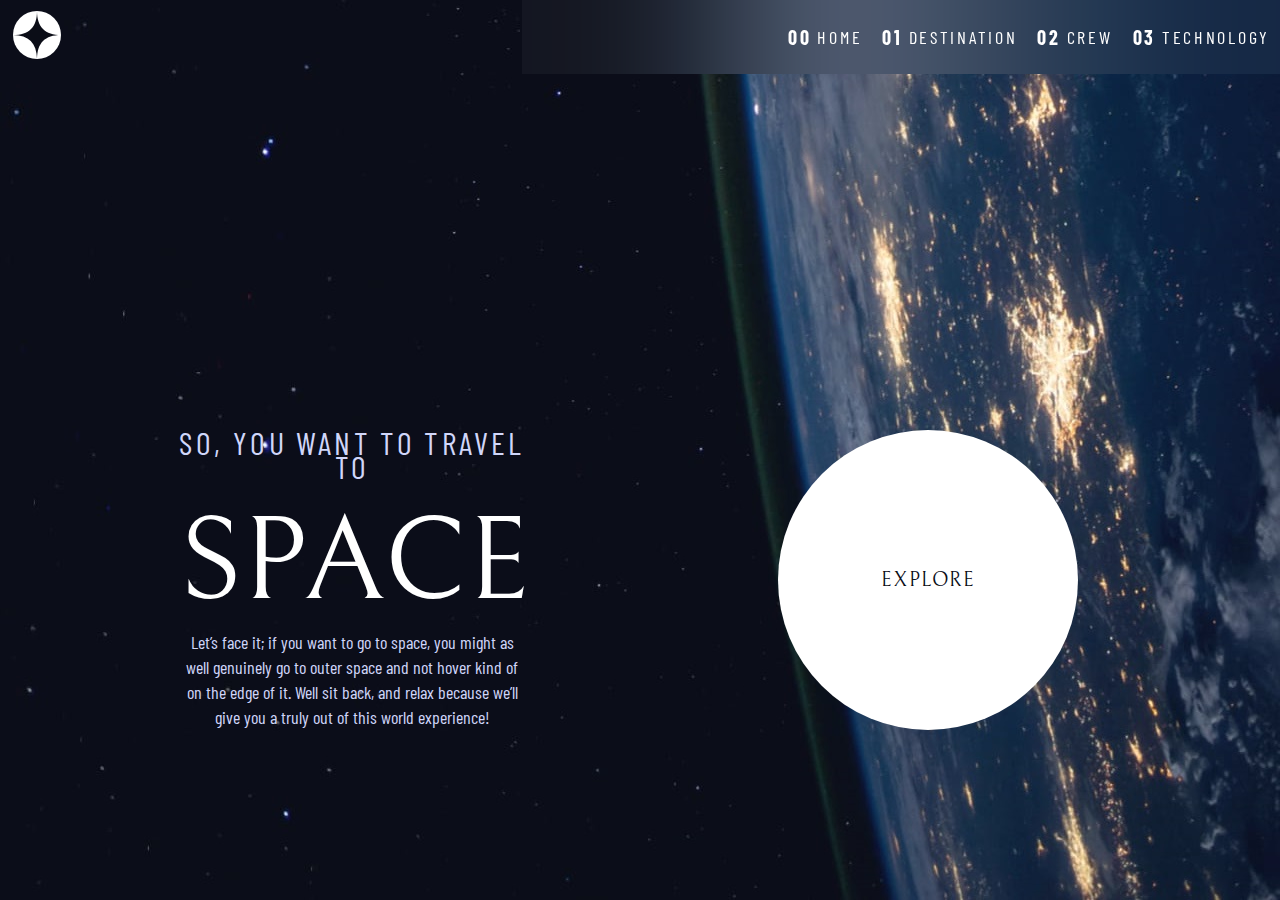
<file: index.html>
<!DOCTYPE html>
<html lang="en">
<head>
  <meta charset="UTF-8">
  <meta name="viewport" content="width=device-width, initial-scale=1.0">
  <!-- Google Fonts connection -->
  <link rel="preconnect" href="https://fonts.googleapis.com">
  <link rel="preconnect" href="https://fonts.gstatic.com" crossorigin>
  <link href="https://fonts.googleapis.com/css2?family=Barlow+Condensed:wght@100;200;300;400&family=Bellefair&display=swap" rel="stylesheet">  <!-- Style.css -->
  <link rel="stylesheet" href="css/style.css">
  <script src="js/hamburguer.js" defer></script>
  <title>Explore Space!</title>
</head>
<body class="body_index body">
  <header class="header_section">
    <nav class="navBar">
      <ul class="flex-nav">
        <div class="flex-left">
          <a class="flex-left_icon" href="#">
            <svg xmlns="http://www.w3.org/2000/svg" width="48" height="48"><g fill="none" fill-rule="evenodd"><circle cx="24" cy="24" r="24" fill="#FFF"/><path fill="#0B0D17" d="M24 0c0 16-8 24-24 24 15.718.114 23.718 8.114 24 24 0-16 8-24 24-24-16 0-24-8-24-24z"/></g></svg>
          </a>
        </div>
        <div class="burguers">
          <div class="burguerContainer">
            <a class="burguerOpen" data-collapse="false"></a>
          </div>
        </div>
        <nav class="rightList" data-visible="false">
          <div class="rightItems">
            <a href="index.html" class="rightList_Items active"><span class="numberItems">00</span>Home</a>
            <a href="pages/destination.html" class="rightList_Items"><span class="numberItems">01</span>Destination</a>
            <a href="pages/crew.html" class="rightList_Items"><span class="numberItems">02</span>Crew</a>
            <a href="pages/technology.html" class="rightList_Items"><span class="numberItems">03</span>Technology</a>
          </div>
        </nav>
      </ul>
    </nav>
  </header>
  <main class="main_section">
    <section class="main_section_top">
      <h3 class="main_subtitle">So, you want to travel to</h3>
      <h1 class="main_title">Space</h1>
      <p class="main_desc">Let’s face it; if you want to go to space, you might as well genuinely go to 
        outer space and not hover kind of on the edge of it. Well sit back, and relax 
        because we’ll give you a truly out of this world experience!
      </p>
    </section>
    <section class="main_section_bottom">
      <div class="main_explore">
        <div class="explore_circle">
          <p class="explore_text">Explore</p>
        </div>
      </div>
    </section>
  </main>
</body>
</html>
</file>
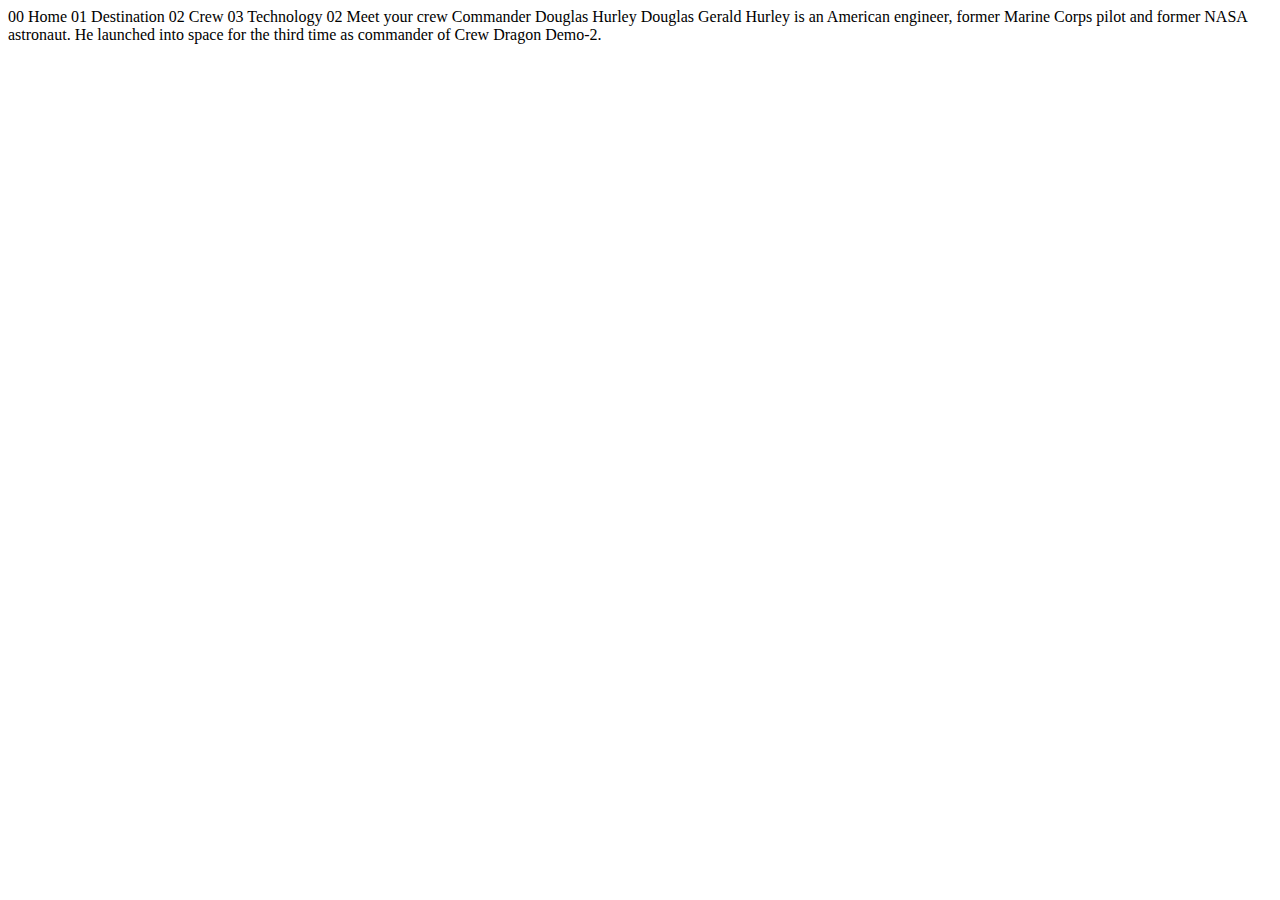
<file: pages/crew-commander.html>
<!DOCTYPE html>
<html lang="en">
<head>
  <meta charset="UTF-8">
  <meta name="viewport" content="width=device-width, initial-scale=1.0">

  <link rel="icon" type="image/png" sizes="32x32" href="./assets/favicon-32x32.png">
  
  <title>Frontend Mentor | Space tourism website</title>
</head>
<body>
  

  00 Home
  01 Destination
  02 Crew
  03 Technology

  02 Meet your crew

  Commander
  Douglas Hurley

  Douglas Gerald Hurley is an American engineer, former Marine Corps pilot 
  and former NASA astronaut. He launched into space for the third time as 
  commander of Crew Dragon Demo-2.
</body>
</html>
</file>
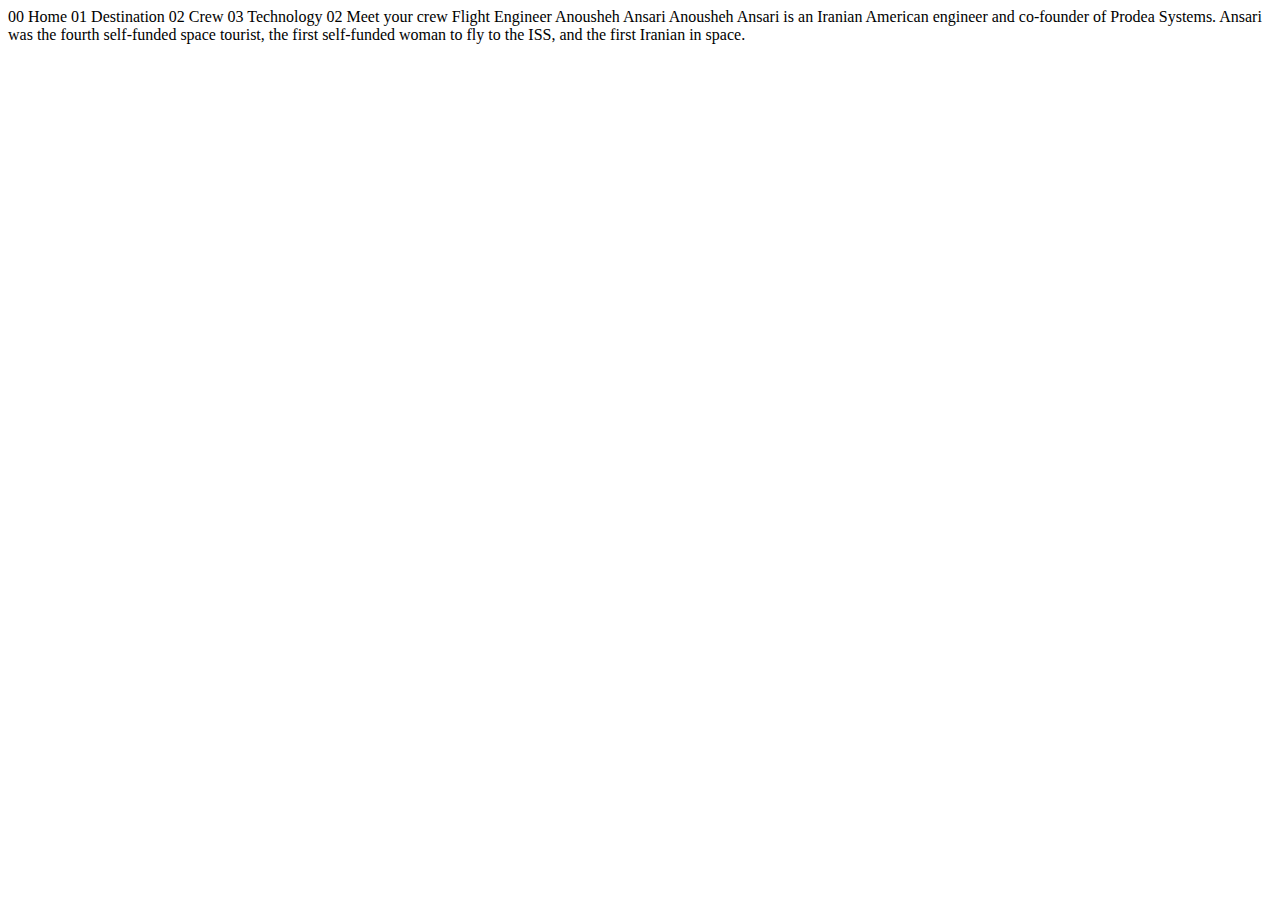
<file: pages/crew-engineer.html>
<!DOCTYPE html>
<html lang="en">
<head>
  <meta charset="UTF-8">
  <meta name="viewport" content="width=device-width, initial-scale=1.0">

  <link rel="icon" type="image/png" sizes="32x32" href="./assets/favicon-32x32.png">
  
  <title>Frontend Mentor | Space tourism website</title>
</head>
<body>

  00 Home
  01 Destination
  02 Crew
  03 Technology

  02 Meet your crew

  Flight Engineer
  Anousheh Ansari

  Anousheh Ansari is an Iranian American engineer and co-founder of Prodea Systems. 
  Ansari was the fourth self-funded space tourist, the first self-funded woman to 
  fly to the ISS, and the first Iranian in space. 
</body>
</html>
</file>
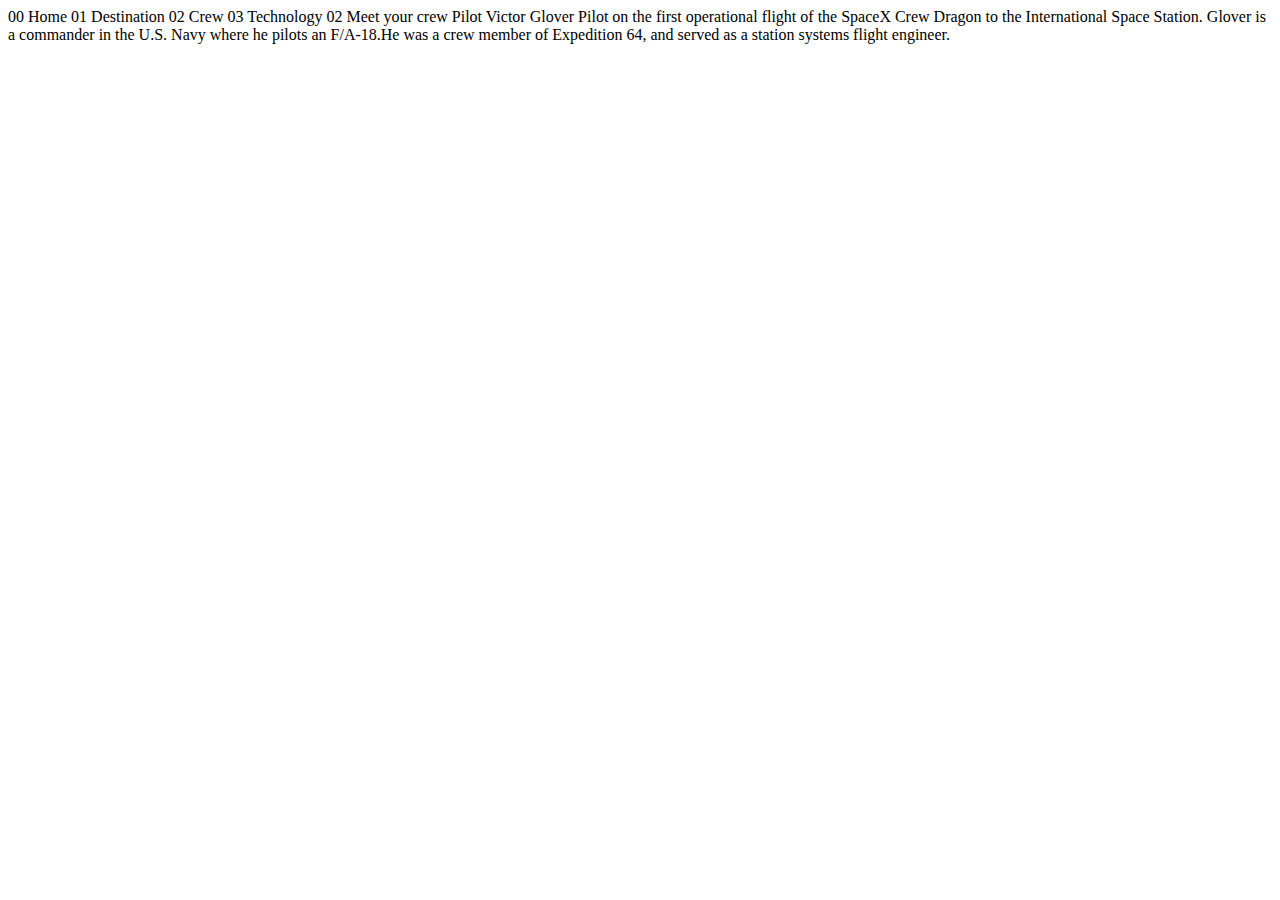
<file: pages/crew-pilot.html>
<!DOCTYPE html>
<html lang="en">
<head>
  <meta charset="UTF-8">
  <meta name="viewport" content="width=device-width, initial-scale=1.0">

  <link rel="icon" type="image/png" sizes="32x32" href="./assets/favicon-32x32.png">
  
  <title>Frontend Mentor | Space tourism website</title>
</head>
<body>

  00 Home
  01 Destination
  02 Crew
  03 Technology

  02 Meet your crew

  Pilot
  Victor Glover

  Pilot on the first operational flight of the SpaceX Crew Dragon to the 
  International Space Station. Glover is a commander in the U.S. Navy where 
  he pilots an F/A-18.He was a crew member of Expedition 64, and served as a 
  station systems flight engineer. 
</body>
</html>
</file>
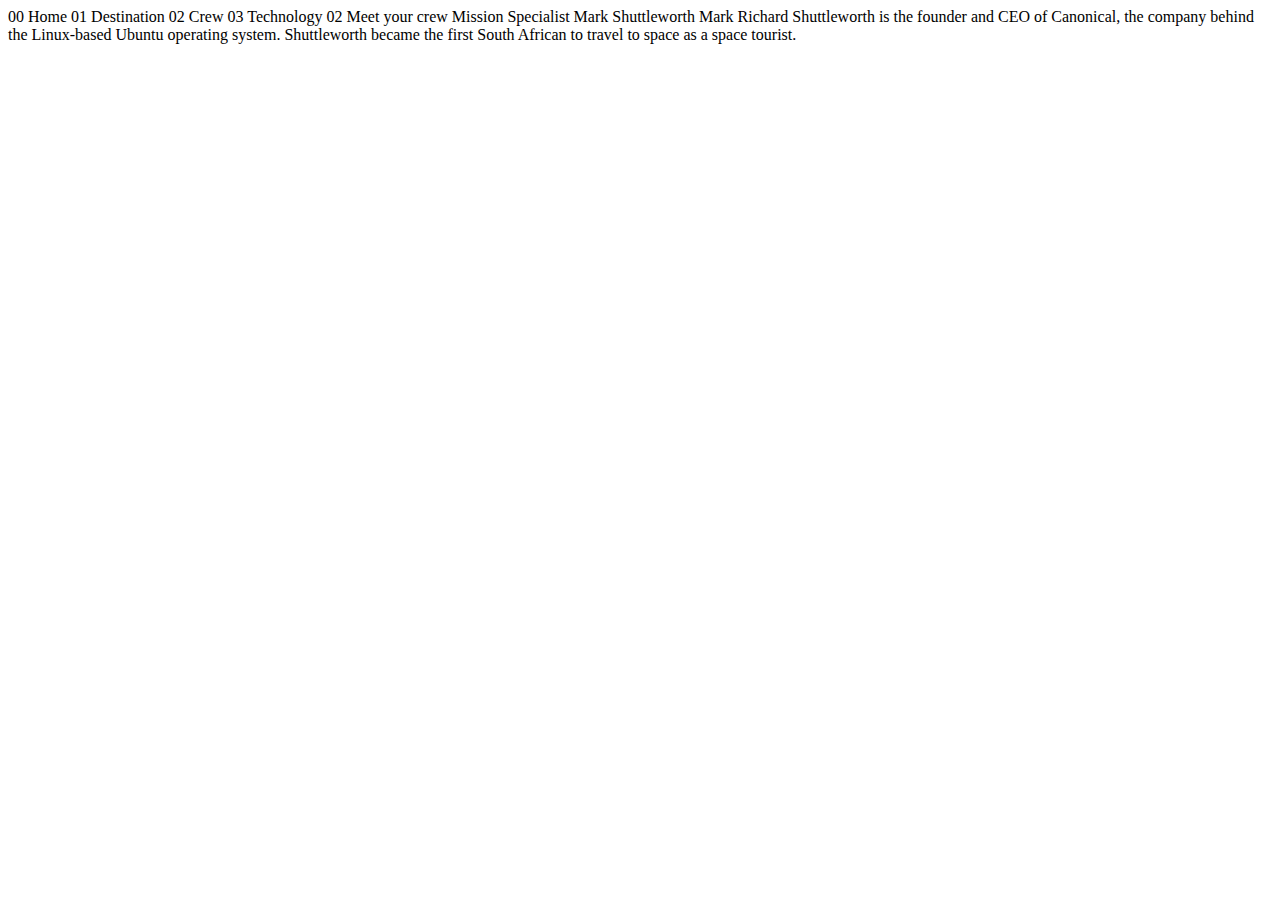
<file: pages/crew-specialist.html>
<!DOCTYPE html>
<html lang="en">
<head>
  <meta charset="UTF-8">
  <meta name="viewport" content="width=device-width, initial-scale=1.0">

  <link rel="icon" type="image/png" sizes="32x32" href="./assets/favicon-32x32.png">
  
  <title>Frontend Mentor | Space tourism website</title>
</head>
<body>

  00 Home
  01 Destination
  02 Crew
  03 Technology

  02 Meet your crew

  Mission Specialist
  Mark Shuttleworth

  Mark Richard Shuttleworth is the founder and CEO of Canonical, the company behind 
  the Linux-based Ubuntu operating system. Shuttleworth became the first South 
  African to travel to space as a space tourist.
</body>
</html>
</file>
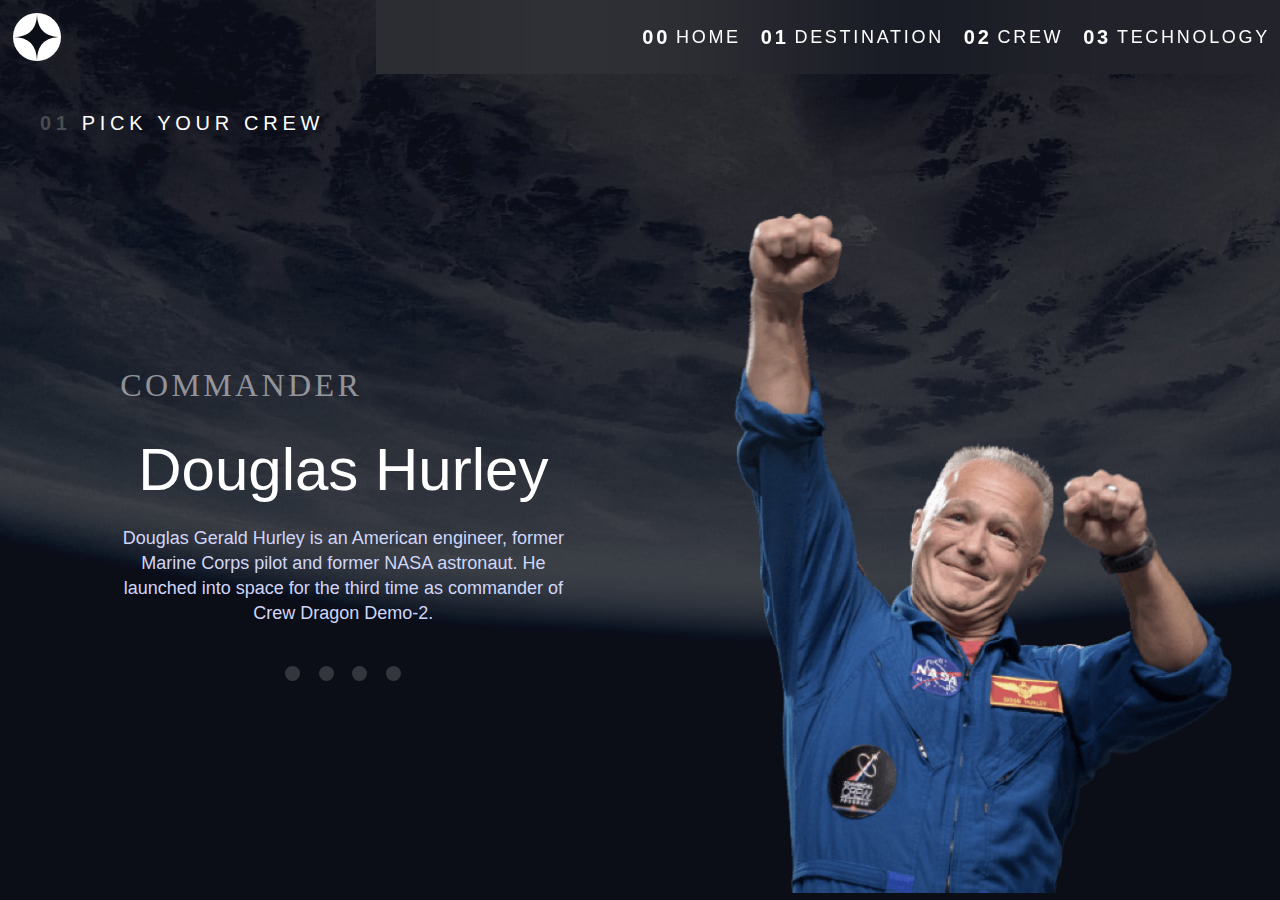
<file: pages/crew.html>
<head>
    <meta charset="UTF-8">
    <meta name="viewport" content="width=device-width, initial-scale=1.0">
    <script src="../js/data.js" defer></script>
    <script src="../js/hamburguer.js" defer></script>
    <script src="../js/crewCreator.js" defer></script>
    <link rel="stylesheet" href="../css/style.css">
    <title>Meet our Crew!</title>
</head>

<body class="crewBody body">
    <header class="header_section">
        <nav class="navBar">
            <ul class="flex-nav">
                <div class="flex-left">
                    <a class="flex-left_icon" href="#">
                        <svg xmlns="http://www.w3.org/2000/svg" width="48" height="48">
                            <g fill="none" fill-rule="evenodd">
                                <circle cx="24" cy="24" r="24" fill="#FFF" />
                                <path fill="#0B0D17"
                                    d="M24 0c0 16-8 24-24 24 15.718.114 23.718 8.114 24 24 0-16 8-24 24-24-16 0-24-8-24-24z" />
                            </g>
                        </svg>
                    </a>
                </div>
                <div class="burguers">
                    <div class="burguerContainer">
                        <a class="burguerOpen" data-collapse="false"></a>
                    </div>
                </div>
                <nav class="rightList" data-visible="false">
                    <div class="rightItems">
                        <a href="../index.html" class="rightList_Items active"><span
                                class="numberItems">00</span>Home</a>
                        <a href="destination.html" class="rightList_Items"><span
                                class="numberItems">01</span>Destination</a>
                        <a href="crew.html" class="rightList_Items"><span class="numberItems">02</span>Crew</a>
                        <a href="technology.html" class="rightList_Items"><span class="numberItems">03</span>Technology</a>
                    </div>
                </nav>
            </ul>
        </nav>
    </header>
    <main class="planet-main">
        <div class="planetContainer">
            <!-- <h3 class="numbered-title"><span>01</span>Pick your crew</h3>
            <div class="planet-container">
                <div class="planet-top">
                    <img class="planet-img" src="../assets/destination/image-moon.png" alt="">
                </div>
                <div class="planet-bot">
                    <div class="info-desc">
                        <p class="main_subtitle main_role">Commander</p>
                        <h1 class="main_title crewName">Douglas Hurley</h1>
                        <p class="main_desc">Douglas Gerald Hurley is an American engineer, former Marine Corps pilot and former NASA astronaut. He launched into space for the third time as commander of Crew Dragon Demo-2.</p>
                    </div>
                    <ul class="destination-planets">
                        <a href="#" class="planet dots" data-crewDots = "00"></a>
                        <a href="#" class="planet dots" data-crewDots = "01"></a>
                        <a href="#" class="planet dots" data-crewDots = "02"></a>
                        <a href="#" class="planet dots" data-crewDots = "03"></a>
                    </ul>
                </div>
            </div> -->
        </div>
    </main>
</body>

</html>
</file>
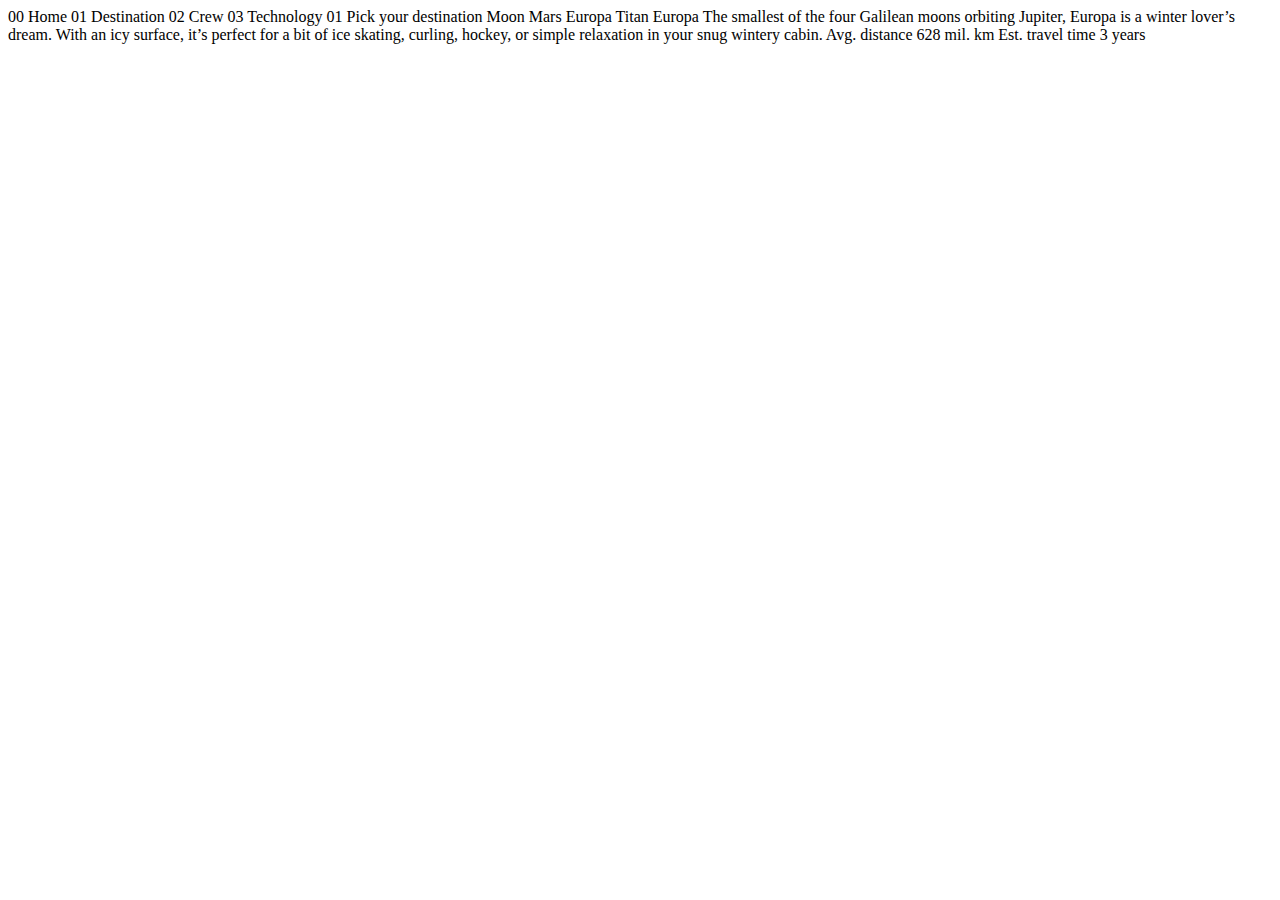
<file: pages/destination-europa.html>
<!DOCTYPE html>
<html lang="en">
<head>
  <meta charset="UTF-8">
  <meta name="viewport" content="width=device-width, initial-scale=1.0">

  <link rel="icon" type="image/png" sizes="32x32" href="./assets/favicon-32x32.png">
  
  <title>Frontend Mentor | Space tourism website</title>
</head>
<body>

  00 Home
  01 Destination
  02 Crew
  03 Technology

  01 Pick your destination

  Moon
  Mars
  Europa
  Titan

  Europa

  The smallest of the four Galilean moons orbiting Jupiter, Europa is a 
  winter lover’s dream. With an icy surface, it’s perfect for a bit of 
  ice skating, curling, hockey, or simple relaxation in your snug 
  wintery cabin.

  Avg. distance
  628 mil. km

  Est. travel time
  3 years
</body>
</html>
</file>
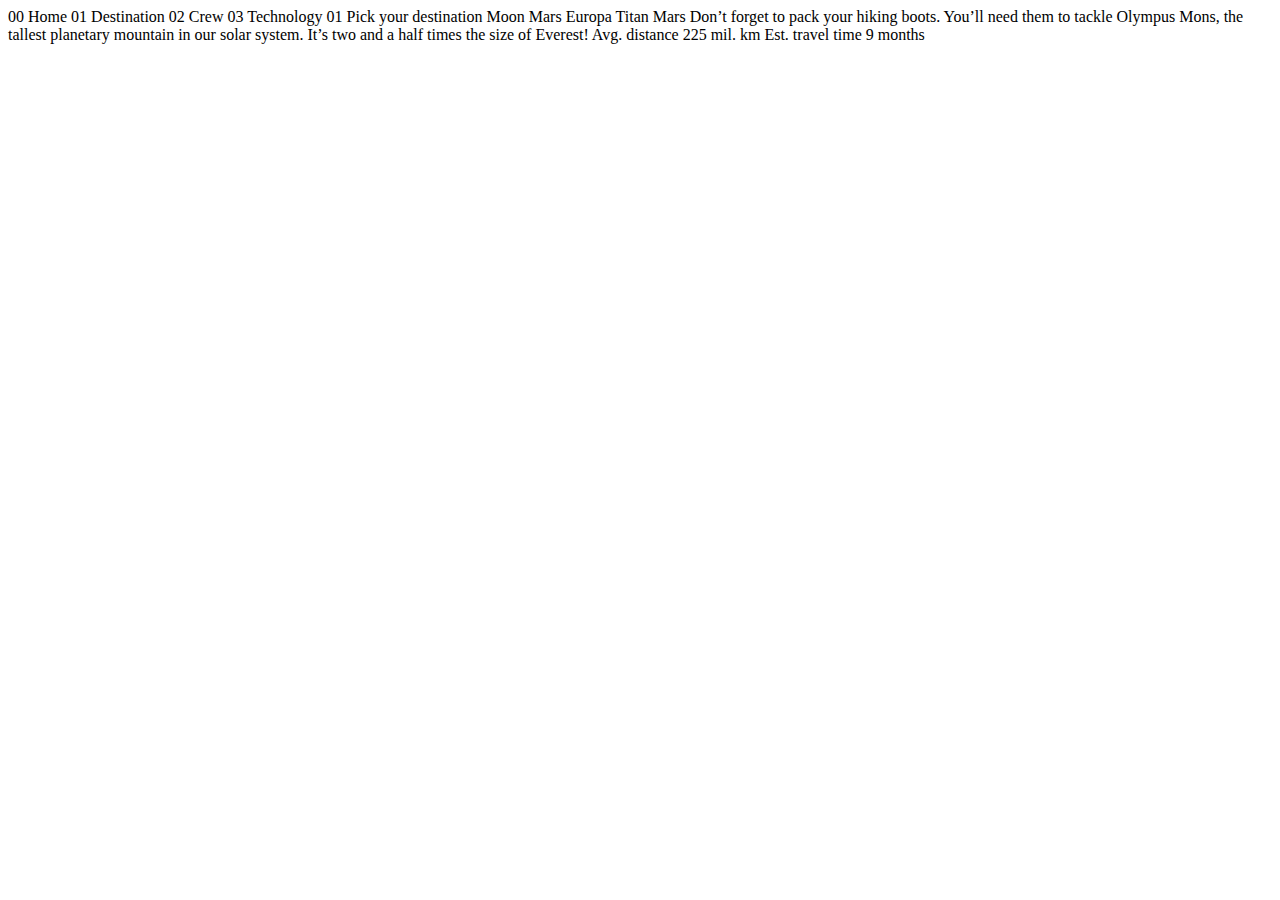
<file: pages/destination-mars.html>
<!DOCTYPE html>
<html lang="en">
<head>
  <meta charset="UTF-8">
  <meta name="viewport" content="width=device-width, initial-scale=1.0">

  <link rel="icon" type="image/png" sizes="32x32" href="./assets/favicon-32x32.png">
  
  <title>Frontend Mentor | Space tourism website</title>
</head>
<body>

  00 Home
  01 Destination
  02 Crew
  03 Technology

  01 Pick your destination

  Moon
  Mars
  Europa
  Titan

  Mars

  Don’t forget to pack your hiking boots. You’ll need them to tackle Olympus Mons, 
  the tallest planetary mountain in our solar system. It’s two and a half times 
  the size of Everest!

  Avg. distance
  225 mil. km

  Est. travel time
  9 months
</body>
</html>
</file>
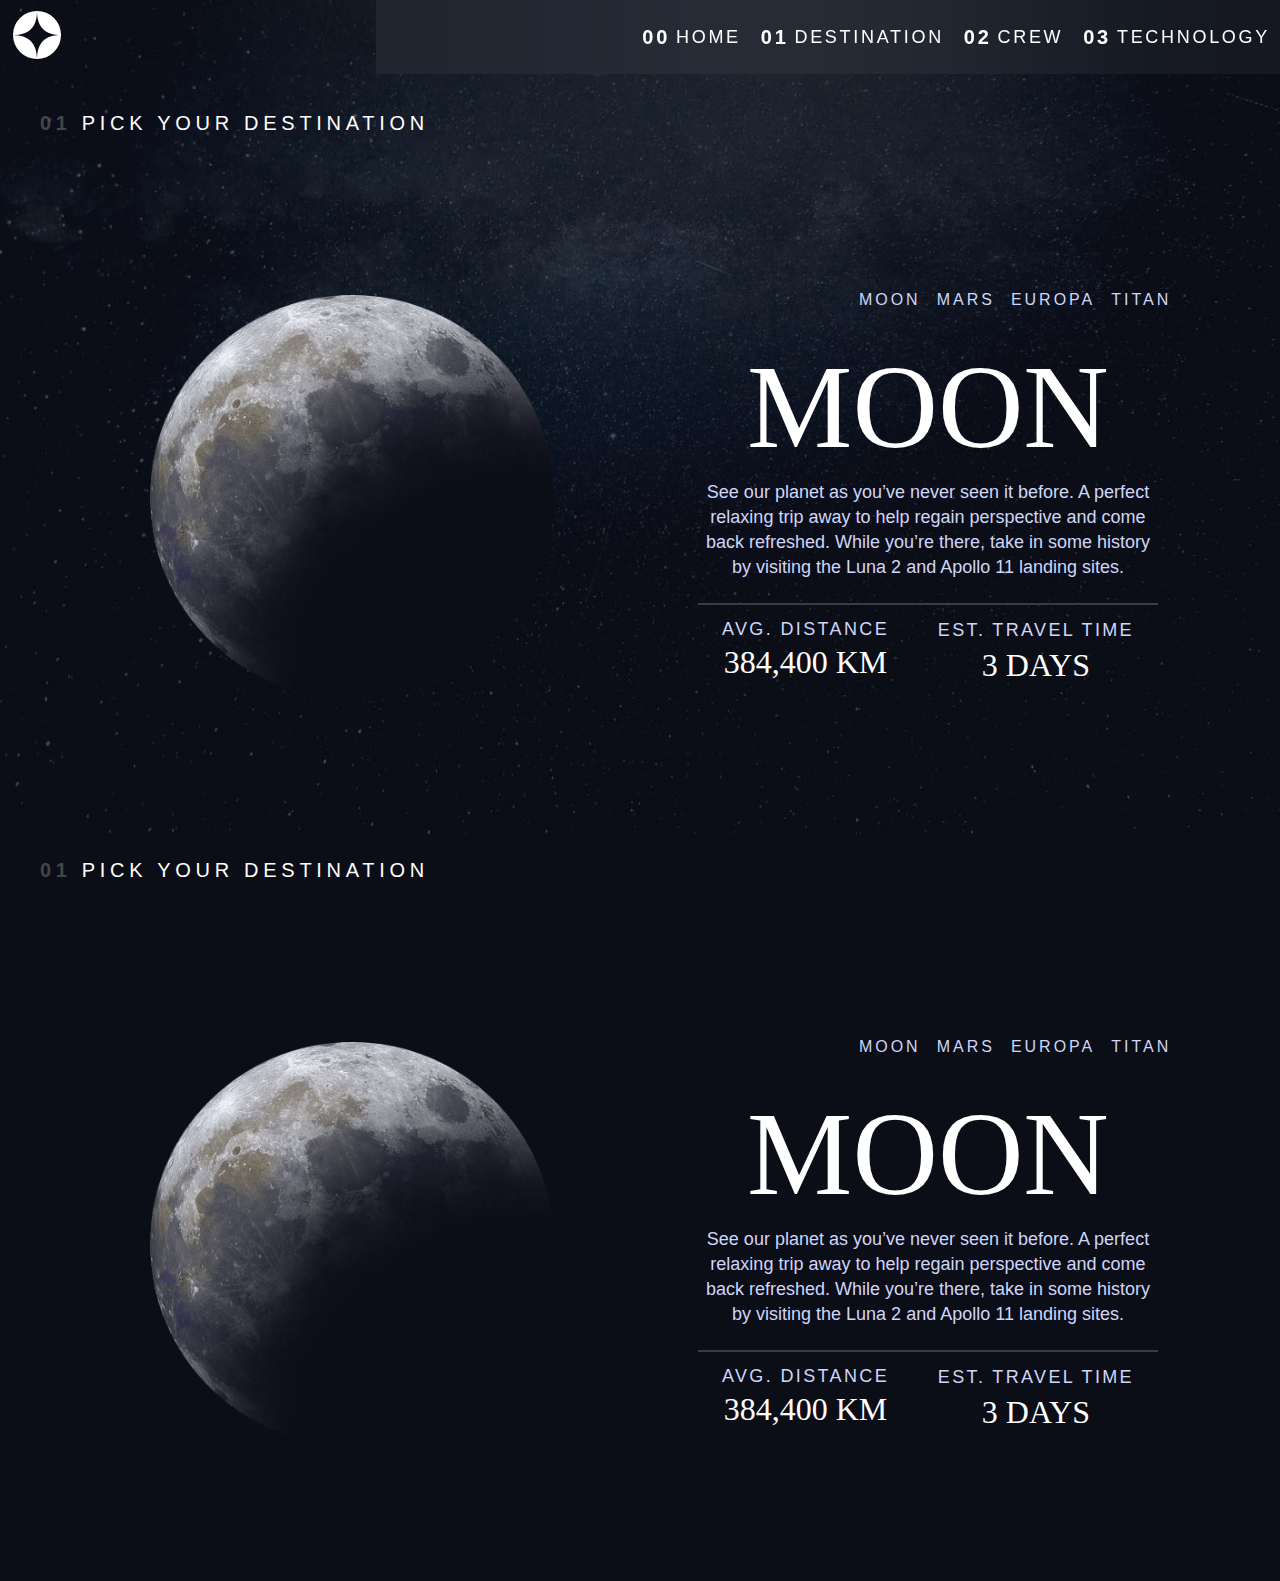
<file: pages/destination-moon.html>
<!DOCTYPE html>
<html lang="en">
<head>
  <meta charset="UTF-8">
  <meta name="viewport" content="width=device-width, initial-scale=1.0">
  <script src="../js/data.js" defer></script>
  <script src="../js/hamburguer.js" defer></script>
  <script src="../js/planetCreator.js" defer></script>
  <link rel="stylesheet" href="../css/style.css">
  <title>Frontend Mentor | Space tourism website</title>
</head>
<body class="destBody body">
  <header class="header_section">
    <nav class="navBar">
      <ul class="flex-nav">
        <div class="flex-left">
          <a class="flex-left_icon" href="#">
            <svg xmlns="http://www.w3.org/2000/svg" width="48" height="48"><g fill="none" fill-rule="evenodd"><circle cx="24" cy="24" r="24" fill="#FFF"/><path fill="#0B0D17" d="M24 0c0 16-8 24-24 24 15.718.114 23.718 8.114 24 24 0-16 8-24 24-24-16 0-24-8-24-24z"/></g></svg>
          </a>
        </div>
        <div class="burguers">
          <div class="burguerContainer">
            <a class="burguerOpen" data-collapse="false"></a>
          </div>
        </div>
        <nav class="rightList" data-visible="false">
          <div class="rightItems">
            <a href="../index.html" class="rightList_Items active"><span class="numberItems">00</span>Home</a>
            <a href="destination-moon.html" class="rightList_Items"><span class="numberItems">01</span>Destination</a>
            <a href="crew-pilot.html" class="rightList_Items"><span class="numberItems">02</span>Crew</a>
            <a href="technology-spaceport.html" class="rightList_Items"><span class="numberItems">03</span>Technology</a>
          </div>
        </nav>
      </ul>
    </nav>
  </header>
  <main class="planet-main">
    <h3 class="numbered-title"><span>01</span>Pick your destination</h3>
    <div class="planet-container">
      <div class="planet-top">
        <img class="planet-img" src="../assets/destination/image-moon.png" alt="">
      </div>
      <div class="planet-bot">
        <ul class="destination-planets">
          <a href="#" class="planet">Moon</a>
          <a href="#" class="planet">Mars</a>
          <a href="#" class="planet">Europa</a>
          <a href="#" class="planet">Titan</a>
        </ul>
        <div class="info-desc">
          <h1 class="main_title">Moon</h1>
          <p class="main_desc underline">See our planet as you’ve never seen it before. A perfect relaxing trip away to help 
            regain perspective and come back refreshed. While you’re there, take in some history 
            by visiting the Luna 2 and Apollo 11 landing sites.</p>
        </div>
        <div class="info-number">
          <div class="distance">
            <p class="dist_title">Avg. distance</p>
            <p class="dist_number">384,400 km</p>
            
          </div>
          <div class="travel-time">
            <p class="dist_title">Est. travel time</p>
            <p class="dist_number">3 days</p>
          </div>
        </div>
      </div>
    </div>
  </main>
</body>
</html>
</file>
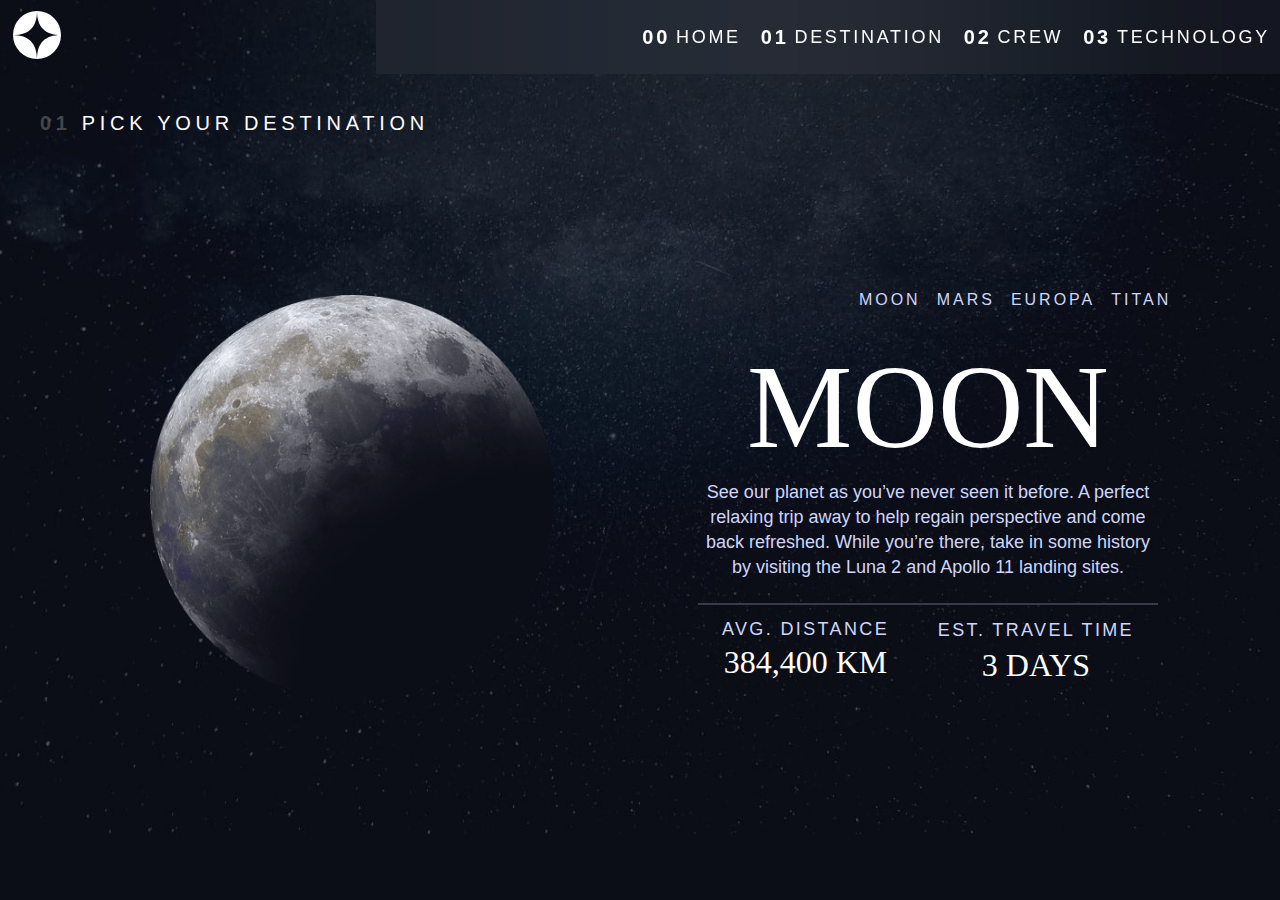
<file: pages/destination.html>
<!DOCTYPE html>
<html lang="en">

<head>
    <meta charset="UTF-8">
    <meta name="viewport" content="width=device-width, initial-scale=1.0">
    <script src="../js/data.js" defer></script>
    <script src="../js/hamburguer.js" defer></script>
    <script src="../js/planetCreator.js" defer></script>
    <link rel="stylesheet" href="../css/style.css">
    <title>Our Destinations!</title>
</head>

<body class="destBody body">
    <header class="header_section">
        <nav class="navBar">
            <ul class="flex-nav">
                <div class="flex-left">
                    <a class="flex-left_icon" href="#">
                        <svg xmlns="http://www.w3.org/2000/svg" width="48" height="48">
                            <g fill="none" fill-rule="evenodd">
                                <circle cx="24" cy="24" r="24" fill="#FFF" />
                                <path fill="#0B0D17"
                                    d="M24 0c0 16-8 24-24 24 15.718.114 23.718 8.114 24 24 0-16 8-24 24-24-16 0-24-8-24-24z" />
                            </g>
                        </svg>
                    </a>
                </div>
                <div class="burguers">
                    <div class="burguerContainer">
                        <a class="burguerOpen" data-collapse="false"></a>
                    </div>
                </div>
                <nav class="rightList" data-visible="false">
                    <div class="rightItems">
                        <a href="../index.html" class="rightList_Items active"><span
                                class="numberItems">00</span>Home</a>
                        <a href="destination.html" class="rightList_Items"><span
                                class="numberItems">01</span>Destination</a>
                        <a href="crew.html" class="rightList_Items"><span class="numberItems">02</span>Crew</a>
                        <a href="technology.html" class="rightList_Items"><span
                                class="numberItems">03</span>Technology</a>
                    </div>
                </nav>
            </ul>
        </nav>
    </header>
    <main class="planet-main">
        <!-- <div class="planetContainer">
            <h3 class="numbered-title"><span>01</span>Pick your destination</h3>
            <div class="planet-container">
                <div class="planet-top">
                    <img class="planet-img" src="../assets/destination/image-moon.png" alt="">
                </div>
                <div class="planet-bot">
                    <ul class="destination-planets">
                        <a href="#" class="planet" data-planet = "Moon">Moon</a>
                        <a href="#" class="planet" data-planet = "Mars">Mars</a>
                        <a href="#" class="planet" data-planet = "Europa">Europa</a>
                        <a href="#" class="planet" data-planet = "Titan">Titan</a>
                    </ul>
                    <div class="info-desc">
                        <h1 class="main_title">Moon</h1>
                        <p class="main_desc underline">See our planet as you’ve never seen it before. A perfect relaxing
                            trip away to help
                            regain perspective and come back refreshed. While you’re there, take in some history
                            by visiting the Luna 2 and Apollo 11 landing sites.</p>
                    </div>
                    <div class="info-number">
                        <div class="distance">
                            <p class="dist_title">Avg. distance</p>
                            <p class="dist_number">384,400 km</p>
    
                        </div>
                        <div class="travel-time">
                            <p class="dist_title">Est. travel time</p>
                            <p class="dist_number">3 days</p>
                        </div>
                    </div>
                </div>
            </div>
        </div> -->
    </main>
</body>

</html>
</file>
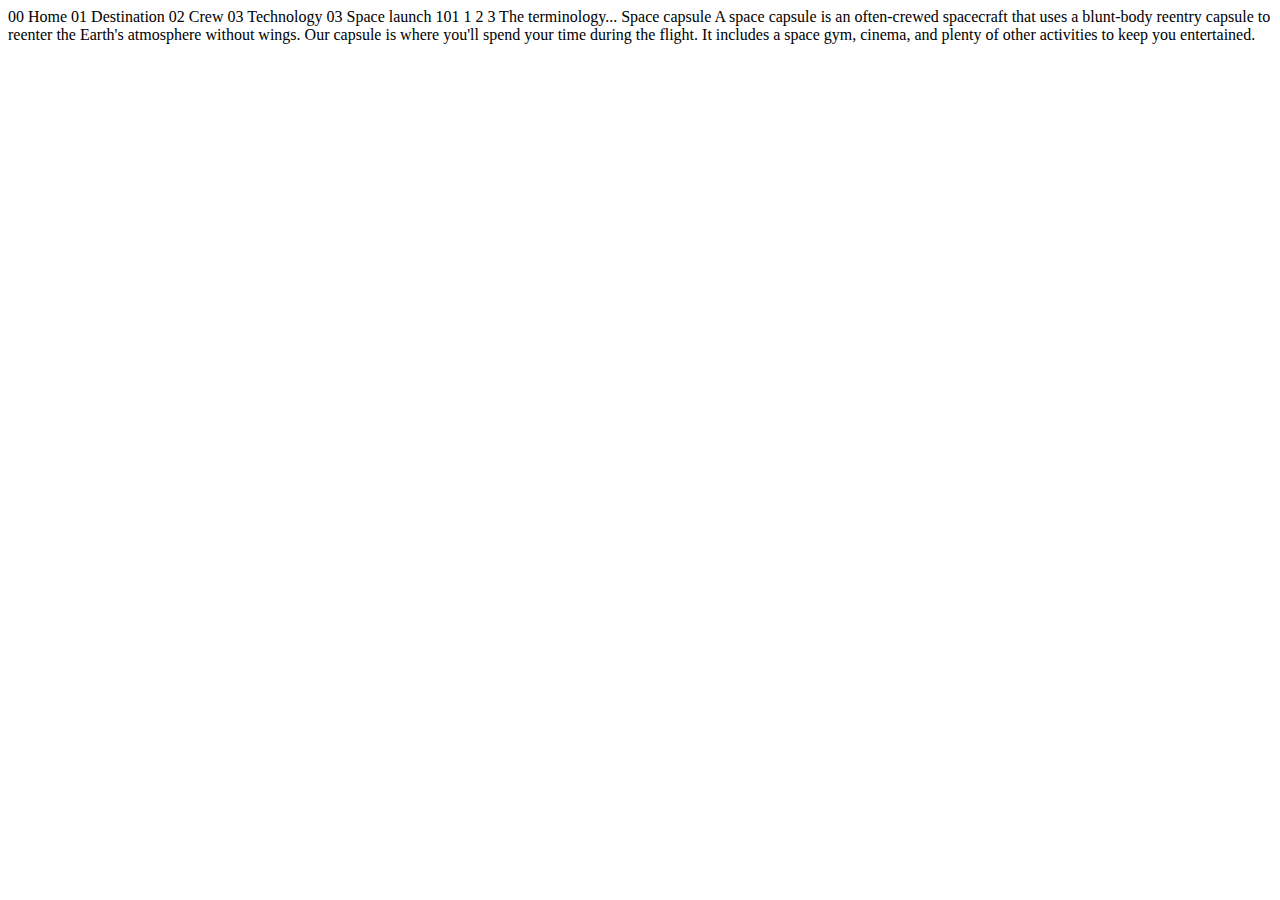
<file: pages/technology-capsule.html>
<!DOCTYPE html>
<html lang="en">
<head>
  <meta charset="UTF-8">
  <meta name="viewport" content="width=device-width, initial-scale=1.0">

  <link rel="icon" type="image/png" sizes="32x32" href="./assets/favicon-32x32.png">
  
  <title>Frontend Mentor | Space tourism website</title>
</head>
<body>

  00 Home
  01 Destination
  02 Crew
  03 Technology

  03 Space launch 101

  1
  2
  3

  The terminology...
  Space capsule

  A space capsule is an often-crewed spacecraft that uses a blunt-body reentry 
  capsule to reenter the Earth's atmosphere without wings. Our capsule is where 
  you'll spend your time during the flight. It includes a space gym, cinema, 
  and plenty of other activities to keep you entertained.
</body>
</html>
</file>
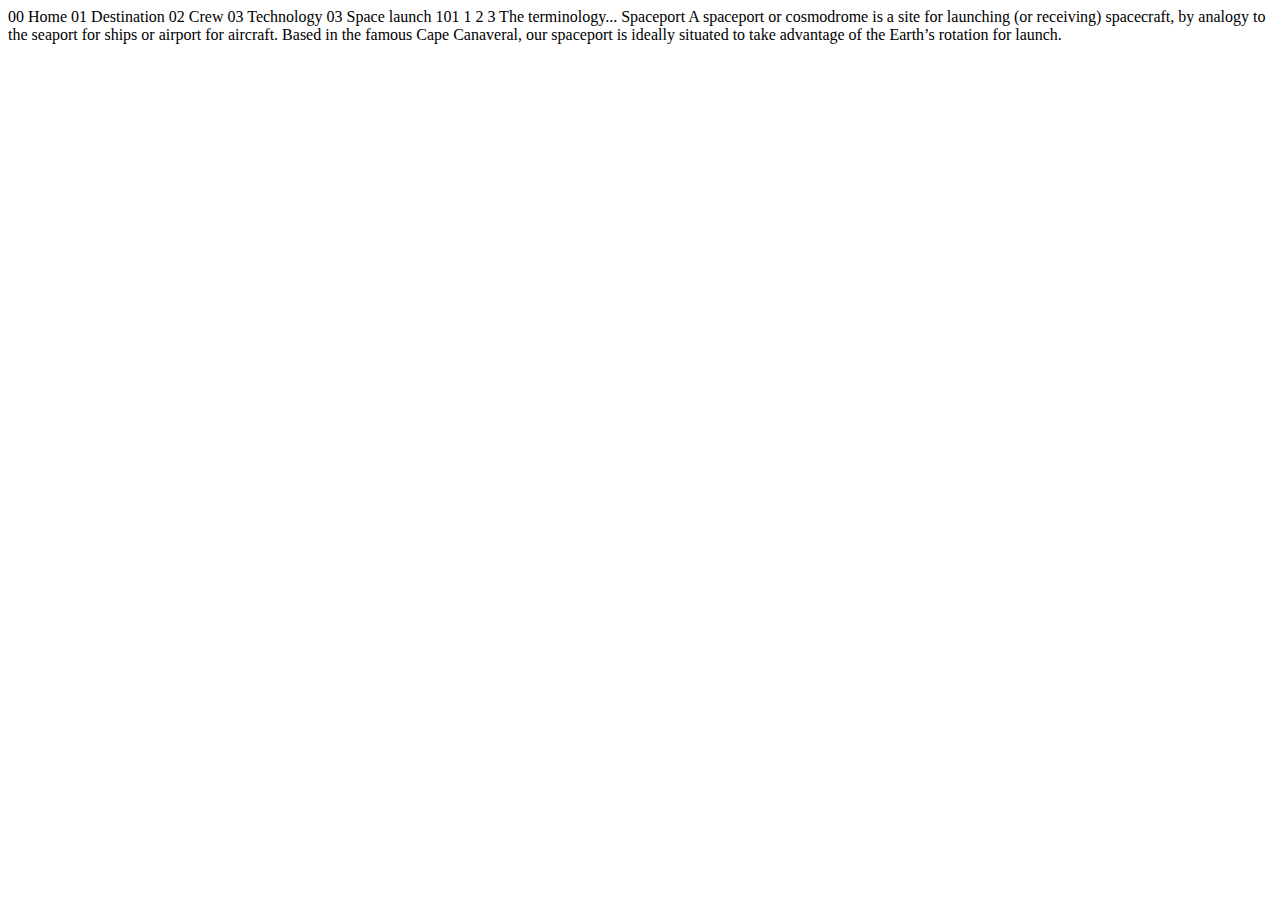
<file: pages/technology-spaceport.html>
<!DOCTYPE html>
<html lang="en">
<head>
  <meta charset="UTF-8">
  <meta name="viewport" content="width=device-width, initial-scale=1.0">

  <link rel="icon" type="image/png" sizes="32x32" href="./assets/favicon-32x32.png">
  
  <title>Frontend Mentor | Space tourism website</title>
</head>
<body>

  00 Home
  01 Destination
  02 Crew
  03 Technology

  03 Space launch 101

  1
  2
  3

  The terminology...
  Spaceport

  A spaceport or cosmodrome is a site for launching (or receiving) spacecraft, 
  by analogy to the seaport for ships or airport for aircraft. Based in the 
  famous Cape Canaveral, our spaceport is ideally situated to take advantage 
  of the Earth’s rotation for launch.
</body>
</html>
</file>
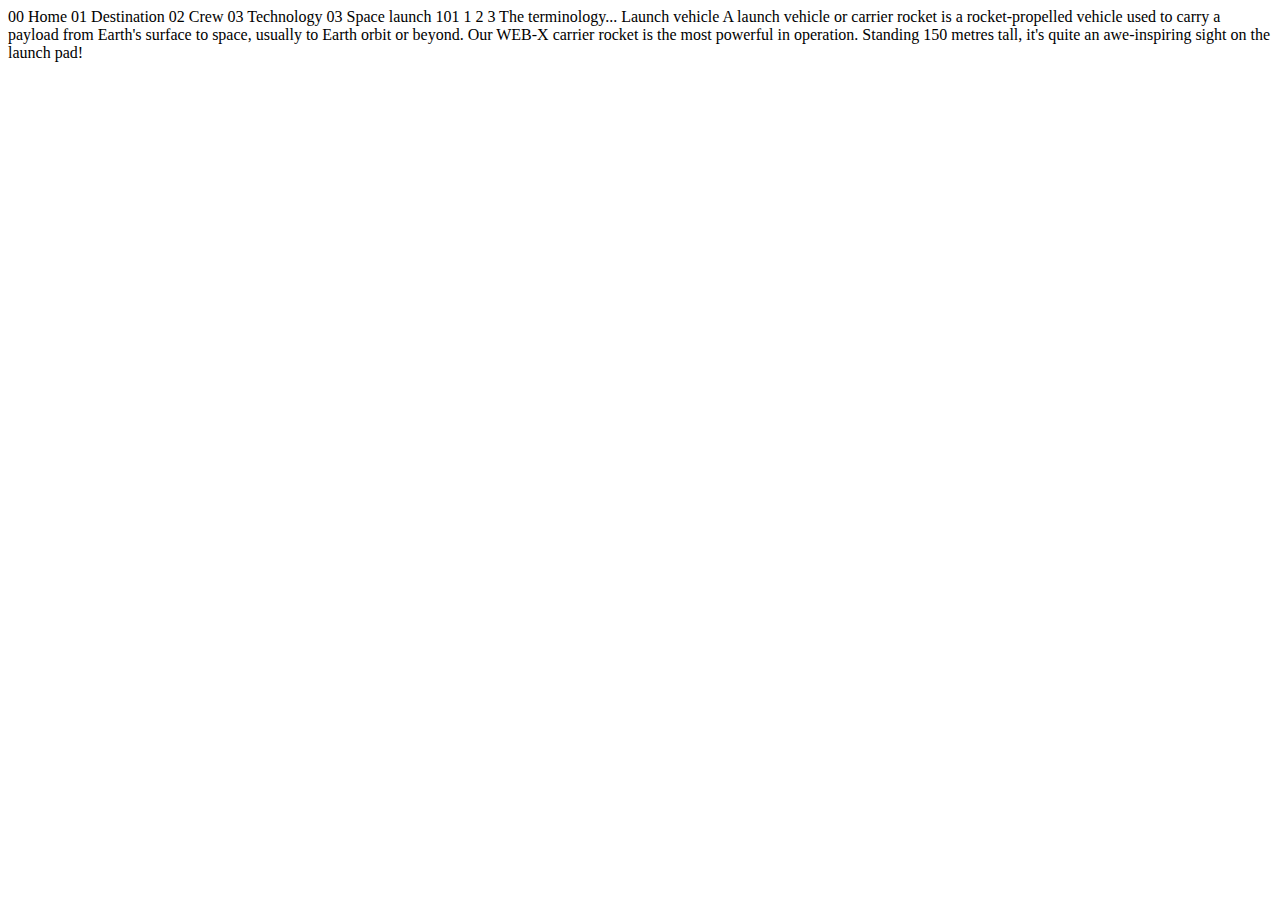
<file: pages/technology-vehicle.html>
<!DOCTYPE html>
<html lang="en">
<head>
  <meta charset="UTF-8">
  <meta name="viewport" content="width=device-width, initial-scale=1.0">

  <link rel="icon" type="image/png" sizes="32x32" href="./assets/favicon-32x32.png">
  
  <title>Frontend Mentor | Space tourism website</title>
</head>
<body>

  00 Home
  01 Destination
  02 Crew
  03 Technology

  03 Space launch 101

  1
  2
  3

  The terminology...
  Launch vehicle

  A launch vehicle or carrier rocket is a rocket-propelled vehicle used to carry a 
  payload from Earth's surface to space, usually to Earth orbit or beyond. Our 
  WEB-X carrier rocket is the most powerful in operation. Standing 150 metres tall, 
  it's quite an awe-inspiring sight on the launch pad!
</body>
</html>
</file>
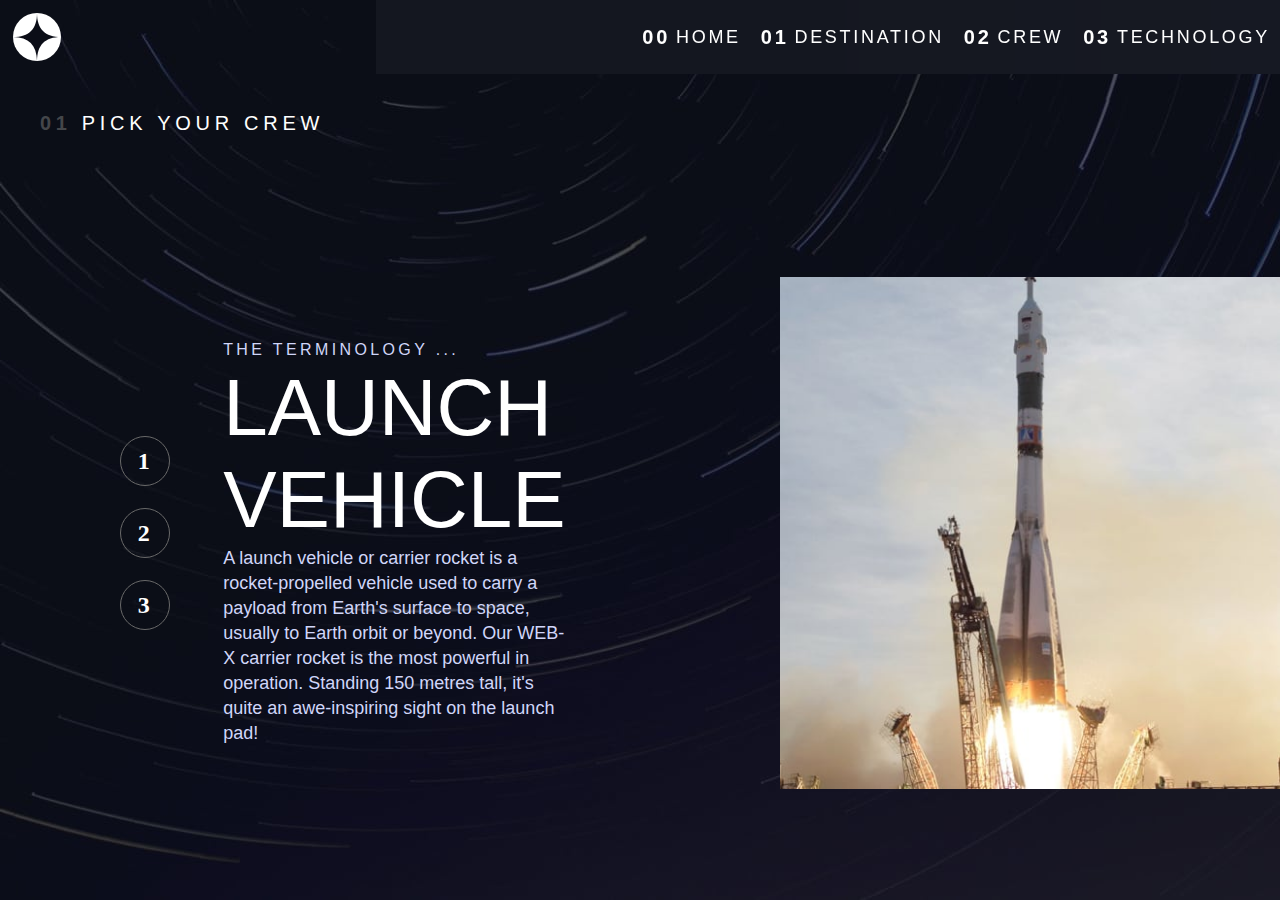
<file: pages/technology.html>
<head>
    <meta charset="UTF-8">
    <meta name="viewport" content="width=device-width, initial-scale=1.0">
    <script src="../js/data.js" defer></script>
    <script src="../js/hamburguer.js" defer></script>
    <script src="../js/tech.js" defer></script>
    <link rel="stylesheet" href="../css/style.css">
    <title>Best Technology</title>
</head>

<body class="techBody body">
    <header class="header_section">
        <nav class="navBar">
            <ul class="flex-nav">
                <div class="flex-left">
                    <a class="flex-left_icon" href="#">
                        <svg xmlns="http://www.w3.org/2000/svg" width="48" height="48">
                            <g fill="none" fill-rule="evenodd">
                                <circle cx="24" cy="24" r="24" fill="#FFF" />
                                <path fill="#0B0D17"
                                    d="M24 0c0 16-8 24-24 24 15.718.114 23.718 8.114 24 24 0-16 8-24 24-24-16 0-24-8-24-24z" />
                            </g>
                        </svg>
                    </a>
                </div>
                <div class="burguers">
                    <div class="burguerContainer">
                        <a class="burguerOpen" data-collapse="false"></a>
                    </div>
                </div>
                <nav class="rightList" data-visible="false">
                    <div class="rightItems">
                        <a href="../index.html" class="rightList_Items active"><span
                                class="numberItems">00</span>Home</a>
                        <a href="destination.html" class="rightList_Items"><span
                                class="numberItems">01</span>Destination</a>
                        <a href="crew.html" class="rightList_Items"><span class="numberItems">02</span>Crew</a>
                        <a href="technology.html" class="rightList_Items"><span class="numberItems">03</span>Technology</a>
                    </div>
                </nav>
            </ul>
        </nav>
    </header>
    <main class="planet-main">
        <div class="planetContainer">
            <!-- <h3 class="numbered-title"><span>01</span>Pick your crew</h3>
            <div class="planet-container">
                <div class="planet-top">
                    <img class="planet-img" src="../assets/destination/image-moon.png" alt="">
                </div>
                <div class="planet-bot">
                    <div class="info-desc">
                        <p class="main_subtitle main_role">Commander</p>
                        <h1 class="main_title crewName">Douglas Hurley</h1>
                        <p class="main_desc">Douglas Gerald Hurley is an American engineer, former Marine Corps pilot and former NASA astronaut. He launched into space for the third time as commander of Crew Dragon Demo-2.</p>
                    </div>
                    <ul class="destination-planets">
                        <a href="#" class="dots" data-tech = "launch_vehicle"></a>
                        <a href="#" class="dots" data-tech = "spaceport"></a>
                        <a href="#" class="dots" data-tech = "space_capsule"></a>                    </ul>
                </div>
            </div> -->
        </div>
    </main>
</body>

</html>
</file>
<file: css/style.css>
/* CSS for Space Web Page by Marco Allegri */


/* General resets */

*{
    margin: 0;
    padding: 0;
}

*,
*::before,
*::after {
    box-sizing: border-box;
}

body{
    background-color: var(--main-bg-color);
}

body,
h1,
h2,
h3,
h4,
h5,
p,
figure,
picture {
    margin: 0; 
}

h1{
    display: block;
}

li{
    list-style: none;
}

h1,
h2,
h3,
h4,
h5,
h6,
p {
    font-weight: 400;
}

a{
    text-decoration: none;
}

img,
picture {
    max-width: 100%;
    display: block;
}

input,
button,
textarea,
select {
    font: inherit;
}


/* Variables */
:root {
    /* Colores */
    --main-bg-color: #0B0D17;
    --main-heading-color: #D0D6F9;
    --font-white-color: #FFFFFF;
    /* Fonts */
    --heading1-fs: clamp(5rem, 8vw + 1rem, 9.375rem);
    --heading2-fs: 100px;
    --heading3-fs: 3.5rem;
    --heading4-fs: 32px;
    --heading5-fs: 1.75rem;
    --subHeading1-fs: 1.5rem;
    --subHeading2-fs: 0.875rem;
    --navText-fs: 1rem;
    --body-fs: 1.125rem;
    /* Font Family */
    --font-family-heading: 'Bellefair', serif;
    --font-family-texts: 'Barlow Condensed', sans-serif;;
}

@media (min-width: 35em) {
    :root {
        --heading3-fs: 5rem;
        --subHeading1-fs: 2.5rem;
        --navText-fs: 1.5rem;
        --subHeading2-fs: 1rem;
    }
}

@media (min-width: 45em) {
    :root {
        /* font-sizes */
        --heading3-fs: 6.25rem;
        --subHeading1-fs: 3.5rem;
        --navText-fs: 2rem;
        --subHeading2-fs: 1.125rem;
    }
}

.grid-container{
    display: grid;
    column-gap: 2rem;
    grid-template-columns: minmax(2rem,1fr) repeat(2, minmax(0, 40rem)) minmax(2rem,1fr);
}

.grid-container > *:first-child{
    grid-column: 2;
}

.grid-container > *:last-child{
    grid-column: 3  ;
}

/* Body */

.body{
    background: var(--main-bg-color);
    position: relative;
    background-repeat: no-repeat;
    background-size: cover;
    object-fit: cover;
    height: 100vh;
    z-index: -1;
}

/* Nav Bar */

.flex-nav{
    display: flex;
    align-items: center;
    justify-content: space-between;
    background-color: hsl(var(--font-white-color) / 0.05);
    height: 74px;
}

.rightList{
    height: 100%;
}

.rightItems{
    margin: auto 0;
    height: 100%;
}

.rightList_Items{
    height: 100%;
    list-style: none;
    font-family: var(--font-family-texts);
    font-weight: 400;
    padding: 0 10px;
    /* font-size: 20px; */
    font-size: var(--subHeading2-fs);
    line-height: 19px;
    letter-spacing: 2.7px;
    color: var(--font-white-color);
    text-transform: uppercase;
    display: flex;
    align-items: center;
}

.rightList_Items:hover{
    border-bottom: 2px solid rgba(150, 150, 150, 0.575);
}

.rightList_Items:focus{
    border-bottom: 2px solid var(--font-white-color);
}

.numberItems{
    font-weight: 700;
    font-size: 20px;
    line-height: 19px;
    letter-spacing: 2.7px;
    margin-right: .3em;
}

/******************* INDEX PAGE  ***************************/

/* Main */

.main_desc{
    font-size: var(--subHeading2-fs);
}

.main_section{
    width: 90%;
    margin: 0 auto;
}

.main_section_top{
    padding: 10% 0;
}

.flex-left{
    padding: .8em;
}

h3{
    font-family: var(--font-family-texts);
    font-weight: 400;
    font-size: 16px;
    line-height: 19px;
    text-align: center;
    letter-spacing: 2.7px;
    color: var(--main-heading-color);
    text-transform: uppercase;
}

h1{
    color: var(--font-white-color);
    font-family: var(--font-family-heading);
    font-weight: 400;
    font-size: var(--heading1-fs);
    line-height: 100px;
    text-transform: uppercase;
    text-align: center;
}

p{
    font-family: var(--font-family-texts);
    font-weight: 400;
    font-size: var(--navText-fs);
    line-height: 25px;
    text-align: center;
    color: var(--main-heading-color);
}

.main_section_bottom{
    padding: 20% 0;
}

.explore_circle{
    width: 200px;
    height: 200px;
    left: 113px;
    background-color: var(--font-white-color);
    border-radius: 50%;
    margin: 0 auto;
    cursor: pointer;
    /* animation: breathing 7s linear infinite; */
}

.explore_circle:hover{
    animation: breathing 3s linear infinite;
}

@keyframes breathing {
    0% {
        box-shadow: 0 0 0 0px rgba(255, 255, 255, 0.6);
    }
    25%{
        box-shadow: 0 0 0 15px rgba(255, 255, 255, 0.6);
    }
    50% {
        box-shadow: 0 0 0 35px rgba(255, 255, 255, 0.6);
    }
    75%{
        box-shadow: 0 0 0 15px rgba(255, 255, 255, 0.6);
    }
    100%{
        box-shadow: 0 0 0 0px rgba(255, 255, 255, 0.6);
    }
}

.explore_text{
    display: flex;
    justify-content: center;
    align-items: center;
    height: 100%;
    color: var(--main-bg-color);
    font-family: var(--font-family-heading);
    font-weight: 400;
    font-size: 20px;
    line-height: 23px;
    letter-spacing: 1.25px;
    text-transform: uppercase;
}

/********************* DESTINATION PAGE *****************/

.ocultar{
    display: none;
}

.Moon,
.Mars,
.Titan,
.Europa{
    height: 80vh;
}

.planetContainerChild{
    height: 100%;
}

.planet-container{
    width: 90%;
    margin: 0 auto;
    display: grid;
}

.planet-top{
    display: flex;
    justify-content: flex-end;
    flex-direction: column;
}

.numbered-title {
    font-family: var(--font-family-texts);
    font-size: 1.25rem;
    color: var(--font-white-color);
    text-transform: uppercase;
    letter-spacing: 4.72px; 
    margin: 2em 0;
}

.numbered-title span {
    margin-right: .5em;
    font-weight: 700;
    color: rgba(114, 114, 114, 0.575)
}

.destination-planets{
    height: 35px;
    width: 30%;
    margin: 1em auto;
    display: flex;
    justify-content: space-around;
    font-family: var(--font-family-texts);
    text-transform: uppercase;
    letter-spacing: 3px; 
}

.destBody{
    height: 100%;
    overflow-x: hidden;
    background-position: center center;
}

.planet{
    margin-right: 1em;
    padding: .5em 0;
    text-decoration: none;
    color: var(--main-heading-color);
}

.planet:hover{
    border-bottom: 3px solid rgba(150, 150, 150, 0.575);
}

.planet:focus{
    border-bottom: 3px solid var(--font-white-color);
    color: var(--font-white-color);
}

.info-desc{
    padding-bottom: 1em;
}

.underline{
    position: relative;
}

.underline::after{
    content: "";
    position: absolute;
    background-color: #383B4B;
    bottom: -25px;
    right: 0;
    height: 2px;
    width: 100%;
}

.distance{
    padding: 1em 0;
}

.travel-time{
    padding: 1em 0;
    padding-bottom: 10%;
}

.dist_title{
    font-family: var(--font-family-texts);
    font-size: var(--navText-fs);
    line-height: 17px;
    text-align: center;
    letter-spacing: 2.3625px;
    text-transform: uppercase;
    padding: 5% 0;
}

.dist_number{
    font-family: var(--font-family-heading);
    font-size: var(--heading4-fs);
    color: var(--font-white-color);
    line-height: 32px;
    /* identical to box height */
    text-align: center;
    text-transform: uppercase;
}

@media screen and (max-width: 580px){
    .destBody{
        background-image: url(../assets/destination/background-destination-mobile.jpg);   
    }
    .planet-top > .planet-img{
        margin: 0 auto;
        width: 55%;
    }
}
@media screen and (min-width: 580px) and (max-width: 768px){
    .planet-container{

    }
    .destBody{
        background-image: url(../assets/destination/background-destination-tablet.jpg);
    }
    .planet-top > .planet-img{
        margin: 0 auto;
        width: 40%;
    }
    .rightList_Items{
        font-size: 14px;
    }
}
@media screen and (min-width: 768px) and (max-width: 1024px){
    .planet-main{
        width: 80%;
        margin: 0 auto;
    }
    /* .planetContainer {
        height: 100%;
    } */
    .destBody{
        background-image: url(../assets/destination/background-destination-desktop.jpg);
    }
    .planet-top > .planet-img{
        margin: 0 auto;
        width: 35%;
    }
    .numbered-title{
        text-align: start;
        margin-left: 2em;
    }
    .rightList_Items{
        font-size: 14px;
    }
}
@media screen and (min-width: 1024px){
    .planet-main{
        height: 80vh;
    }
    .planet-container{
        grid-template-columns: repeat(2, 1fr);
        height: 90%;
        align-items: center;
    }
    .numbered-title{
        text-align: start;
        margin-left: 2em;
    }
    .destBody{
        background-image: url(../assets/destination/background-destination-desktop.jpg);
    }
    .planet-top > .planet-img{
        margin: 0 auto;
        width: 70%;
    }
    .info-number{
        display: flex;
        justify-content: space-around;
    }
    .dist_title{
        font-size: 18px;
    }
    .dist_number{
        font-size: 32px;
    }
    .planet-bot{
        justify-self: center;
        max-width: 80%;
    }
}

/* Media queries */

@media screen and (max-width: 580px){
    /* INDEX MOBILE */
    .body_index{
        background-image: url(../assets/home/background-home-mobile.jpg);
    }
    .rightList{
        position: fixed;
        padding: 20% 0;
        inset: 0 0 0 35%;
        height: 100%;
        right: 0;
        top: 0;
        z-index: 1000;
        backdrop-filter: blur(70px);
        transform: translateX(100%);
        transition: transform 500ms ease-in-out;
    }
    .rightList[data-visible="true"]{
        transform: translateX(0);
    }
    .burguerOpen{
        background-image: url(../assets/shared/icon-hamburger.svg);
        width: 1.5rem;
        aspect-ratio: 1;
        background-repeat: no-repeat;
        display: block;
        position: absolute;
        z-index: 2000;
        top: 30px;
        right: 20px;
    }
    .burguerOpen[data-collapse='true']{
        background-image: url(../assets/shared/icon-close.svg);
    }
    .rightList_Items{
        display: flex;
        align-items: center;
        font-size: var(--subHeading1-fs);
        height: 50px;
        margin-left: 1em;
        font-size: 1rem;
    }
    .rightList_Items:hover{
        border-right: 2px solid rgba(150, 150, 150, 0.575);
        border-bottom: none;
    }
    .rightList_Items:focus{
        border-right: 2px solid var(--font-white-color);
    }
}
@media screen and (min-width: 580px) and (max-width: 768px){
    .body_index{
        background-position: center center;
        background-image: url(../assets/home/background-home-tablet.jpg);
    }
    .rightList_Items{
        margin-left: 1em;
        padding: 0 0;
    }
    .rightItems{
        display: flex;
        flex-direction: row;
    }
    .numberItems{
        margin-right: .3em;
    }
}

@media screen and (min-width: 768px) and (max-width: 1024px){
    .body_index{
        background-position: center center;
        background-image: url(../assets/home/background-home-tablet.jpg);
        height: 100%;
    }
    .rightList{
        /* padding: 22px; */
        background: rgba(255, 255, 255, 0.04);
        backdrop-filter: blur(81.5485px);
    }
    .rightItems{
        display: flex;
    }
    .main_subtitle{
        padding: 5% 0;
        font-size: 20px;
        line-height: 24px;
        letter-spacing: 3.375px;
    }
    .main_title{
        padding: 5% 0;
        font-size: var(--heading1-fs);
    }
    .main_desc{
        padding: 5% 0;
        font-size: 16px;
        line-height: 28px;
    }
    .main_section_top{
        padding-top: 5%;
        margin: 0 20%;
    }
    .main_section_bottom{
        padding: 0 0;
    }
}

@media screen and (min-width: 1024px){
    .body_index{
        background-position: center center;
        background-image: url(../assets/home/background-home-desktop.jpg);
    }
    .explore_circle{
        width: 300px;
        height: 300px;
    }
    .flex-nav{
        justify-content: space-between;
    }
    .leftList{
        justify-self: flex-start;
    }
    .rightList{
        padding-left: 20%;
        background: rgba(255, 255, 255, 0.04);
        backdrop-filter: blur(81.5485px);
    }
    .rightItems{
        display: flex;
        justify-content: space-around;
    }
    .main_subtitle{
        padding: 5% 0;
        font-size: var(--heading4-fs);
        line-height: 24px;
        letter-spacing: 3.375px;
    }
    .main_title{
        padding: 5% 0;
        font-size: var(--heading1-fs);
    }
    .main_section_top{
        width: 50%;
        max-width: 30%;
        padding: 0;
        margin: 0 auto;
    }
    .main_section_bottom{
        width: 50%;
        padding: 0;
    }
    .main_section{
        height: 80%;
        display: flex;
        align-items: flex-end;
        padding-bottom: 5%;
    }
}

/*************************** CREW  *********************************/

.crewBody{
    background-position: center center;
}

.grid-item{
    display: grid;
    grid-template-areas: 
    "img"
    "desc"
}

.crew-top{
    height: 100%;
    width: 65%;
    grid-area: desc;
}

.crew-bot{
    height: 100%;
    grid-area: img;
    position: relative;
}

.main_role{
    font-family: var(--font-family-heading);
    text-align: start;
    text-transform: uppercase;
    color: var(--font-white-color);
    opacity: 0.5;
    padding: .5em 0;
}

.crewName{
    font-size: calc(var(--heading3-fs)* .6);
    color: var(--font-white-color);
    text-align: center;
    font-family: var(--font-family-texts);
}

.dots::after{
    content: "";
    position: absolute;
    width: 15px;
    height: 15px;
    background: #FFFFFF;
    mix-blend-mode: normal;
    opacity: 0.17;
    border-radius: 50%;
}

.dots:hover::after{
    background: #646464;
    opacity: 1;
}

.dots:focus::after{
    background: #FFFFFF;
    opacity: 1;
}

.planet-bot{
    display: grid;
}

.crew-img{
    object-fit: cover;
    background-size: cover;
    width: 60px;
    margin: 0 auto;
}

@media screen and (max-width: 580px){
    .crewBody{
        background-image: url(../assets/crew/background-crew-mobile.jpg);
        background-position: center center;
    }
    .main_role{
        font-size: 1.2rem;
    }
    .crewName{
        font-size: 32px;
    }
    .crew-top{
        width: 70%;
        margin: 0 auto;
    }
    .crew-img{
        width: 250px;
    }
    .crew-bot::after{
        content: "";
        position: absolute;
        background-color: rgba(71, 71, 71, 0.315);
        bottom: 0;
        height: 1px;
        width: 100%;
    }
}
@media screen and (min-width: 580px) and (max-width: 768px){
    .crewBody{
        background-image: url(../assets/crew/background-crew-mobile.jpg);
    }
    .crewName{
        font-size: 32px;
    }
    .crew-top{
        width: 60%;
        margin: 0 auto;
    }
    .crew-img{
        width: 275px;
    }
    .crew-bot::after{
        content: "";
        position: absolute;
        background-color: rgba(71, 71, 71, 0.315);
        bottom: 0;
        right: 35px;
        height: 1px;
        margin: 0 auto;
        width: 90%;
    }
}
@media screen and (min-width: 768px) and (max-width: 1024px){
    .crewBody{
        background-image: url(../assets/crew/background-crew-tablet.jpg);
    }
    .crewName{
        font-size: calc(var(--heading3-fs)* .4);
    }
    .crew-top{
        max-width: 500px;
        margin: 0 auto;
        display: flex;
        flex-direction: column;
        justify-content: center;
    }
    .main_role{
        font-size: 1.5rem;
    }
    .crew-img {
        width: 240px;   
    }
    .crew-bot::after{
        content: "";
        position: absolute;
        background-color: rgba(71, 71, 71, 0.315);
        bottom: 0;
        height: 1px;
        margin: 0 auto;
        width: 90%;
    }
    .mission_specialist > .grid-item > .crew-bot > .crew-img{
        width: 195px;   
    }
    .grid-item{
    height: 80%;
    width: 100%;
    grid-template-areas: 
    "img"
    "desc"
}
}
@media screen and (min-width: 1024px){
    .crewBody{
        height: 100vh;
        background-image: url(../assets/crew/background-crew-desktop.jpg);
    }
    .crew-top{
        max-width: 500px;
        margin: 0 auto;
        display: flex;
        flex-direction: column;
        justify-content: center;
    }
    .crew-img {
        width: 500px;   
    }
    .grid-item{
        height: 100%;
        width: 100%;
        grid-template-areas: 
        "desc img"
    }
}

/***************************** TECHNOLOGY ****************************/

.techBody{
    background-position: center center;
}

.techUl{
    min-width: 70%;
    height: 50px;
}

.info-tech{
    padding: 20px 0;
}

.techDots{
    color: var(--font-white-color);
    width: 50px;
    height: 50px;
    border-radius: 50%;
    border: 1px solid rgb(105, 105, 105);
    font-family: var(--font-family-heading);
    display: flex;
    justify-content: center;
    align-items: center;
    margin-right: .5em;
    font-weight: bold;
    font-size: 1.5rem;
}

.techDots:hover{
    background-color: var(--font-white-color);
    color: var(--main-bg-color);
}

.tech_subtitle{
    font-family: var(--font-family-texts);
    text-transform: uppercase;
}

.tech_title{
    font-family: var(--font-family-texts);
    text-transform: uppercase;
    color: var(--font-white-color);
    text-align: center;
}
@media screen and (max-width: 580px){
    .techBody{
        background-position: center center;
        background-image: url(../assets/technology/background-technology-mobile.jpg);
    }
    .tech-img{
        height: 300px;
        margin: 0 0;
        width: 100%;
        object-fit: cover;
    }
    .tech_title{
        font-size: 32px;
        padding-bottom: 20px;
    }
    .tech_subtitle{
        font-size: 18px;
    }
}
@media screen and (min-width: 580px) and (max-width: 768px){
    .techBody{
        background-image: url(../assets/technology/background-technology-mobile.jpg);
    }
    .tech-img{
        height: 350px;
        margin: 0 0;
        width: 100%;
        object-fit: cover;
    }
    .tech_title{
        font-size: 40px;
        padding-bottom: 20px;
    }
    .tech_subtitle{
        font-size: 18px;
    }
}
@media screen and (min-width: 768px) and (max-width: 1024px){
    .techBody{
        background-image: url(../assets/technology/background-technology-tablet.jpg);
    }
    .tech-img{
        height: 300px;
        margin: 0 0;
        width: 100%;
        object-fit: cover;
    }
    .tech_title{
        font-size: 42px;
        padding: 0;
    }
    .tech_subtitle{
        padding-bottom: 0;
        font-size: 16px;
    }
}
@media screen and (min-width: 1024px){
    .techBody{
        background-image: url(../assets/technology/background-technology-desktop.jpg);
    }
    .grid-item {
        grid-template-areas: "desc desc img";
    }
    .tech-top{
        flex-direction: row;
    }
    .techUl{
        margin: auto 0;
        height: 30%;
        min-width: 20%;
        display: flex;
        flex-direction: column;
    }
    .info-tech{
        width: 100%;
        margin: auto 0;
        text-align: start;
    }
    .techTop{
        justify-content: center;
        align-items: flex-end
    }
    .tech-img{
        margin: 0;
    }
    .tech_title{
        word-break: keep-all;
        font-size: 80px;
        padding: 0;
        text-align: start;
    }
    .tech_subtitle{
        padding-bottom: 0;
        font-size: 16px;
        text-align: start;

    }
    .tech_desc{
        text-align: start;
    }
}
</file>
